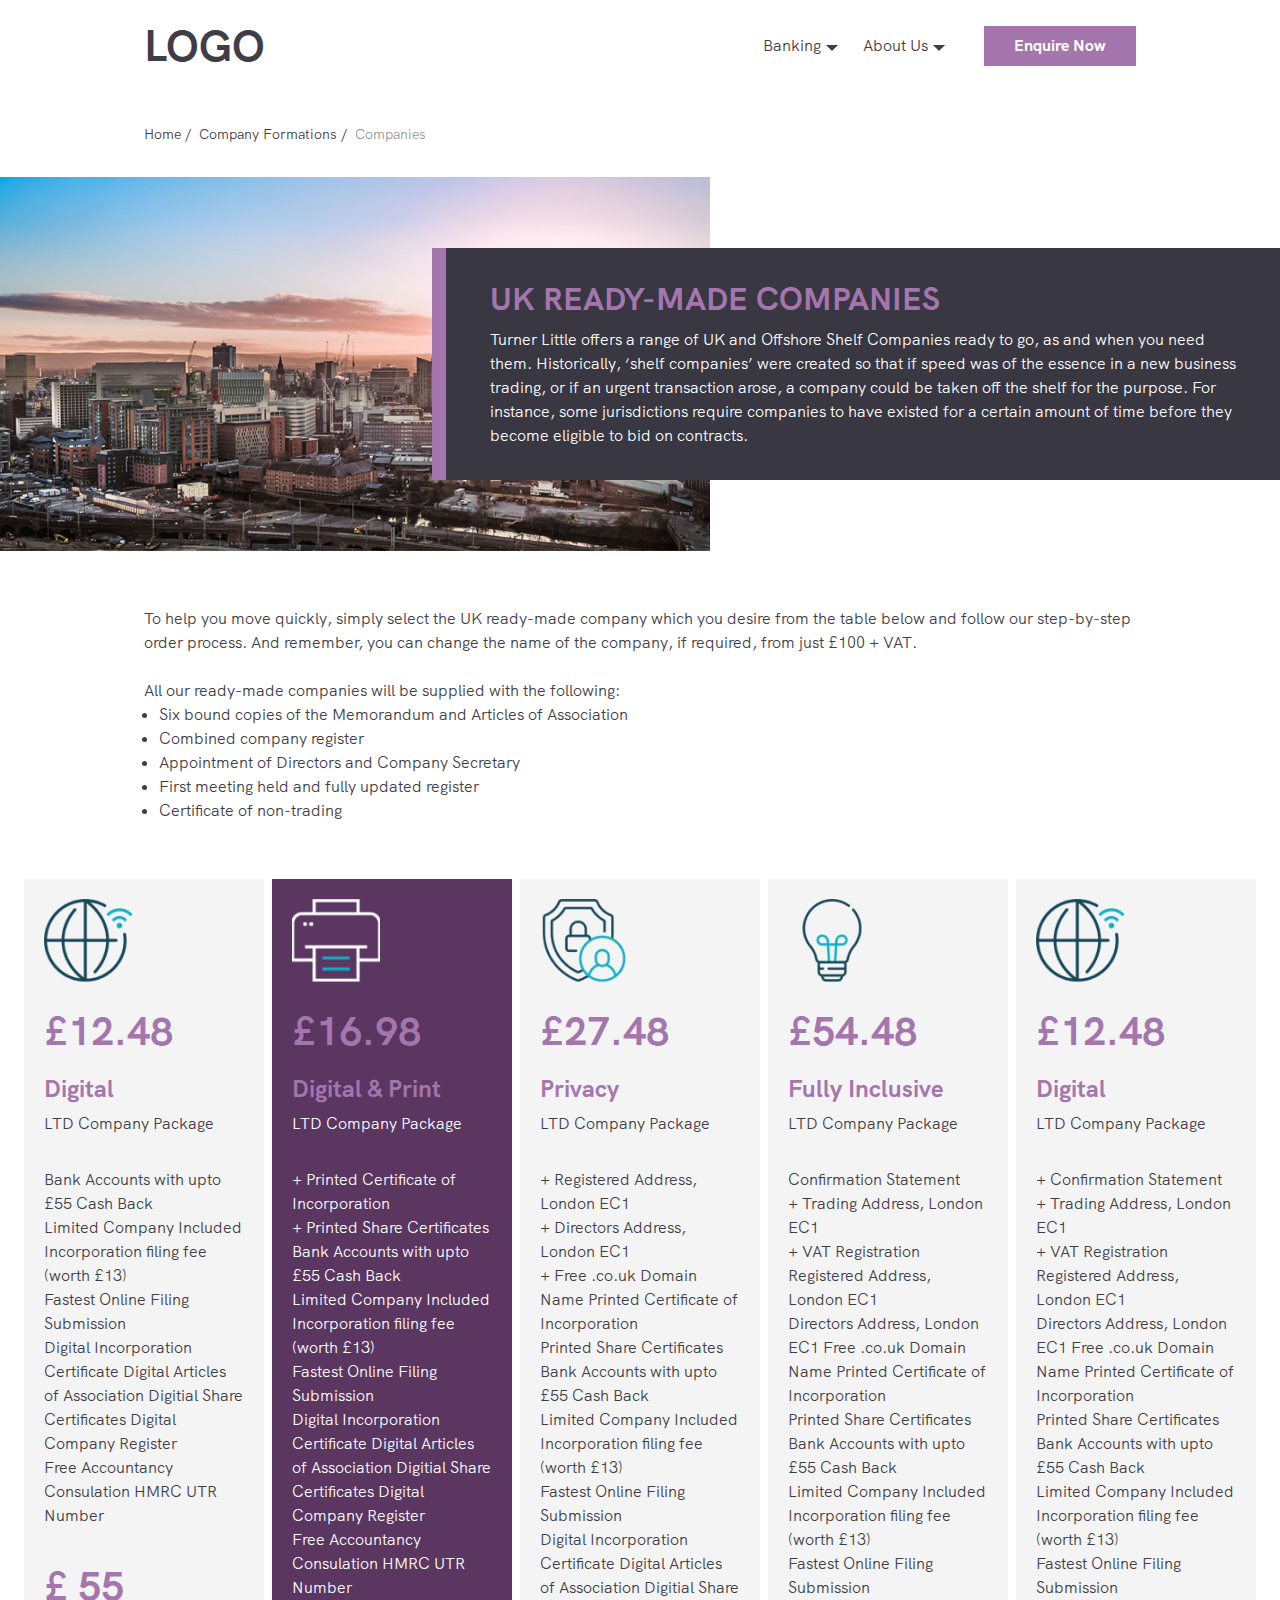
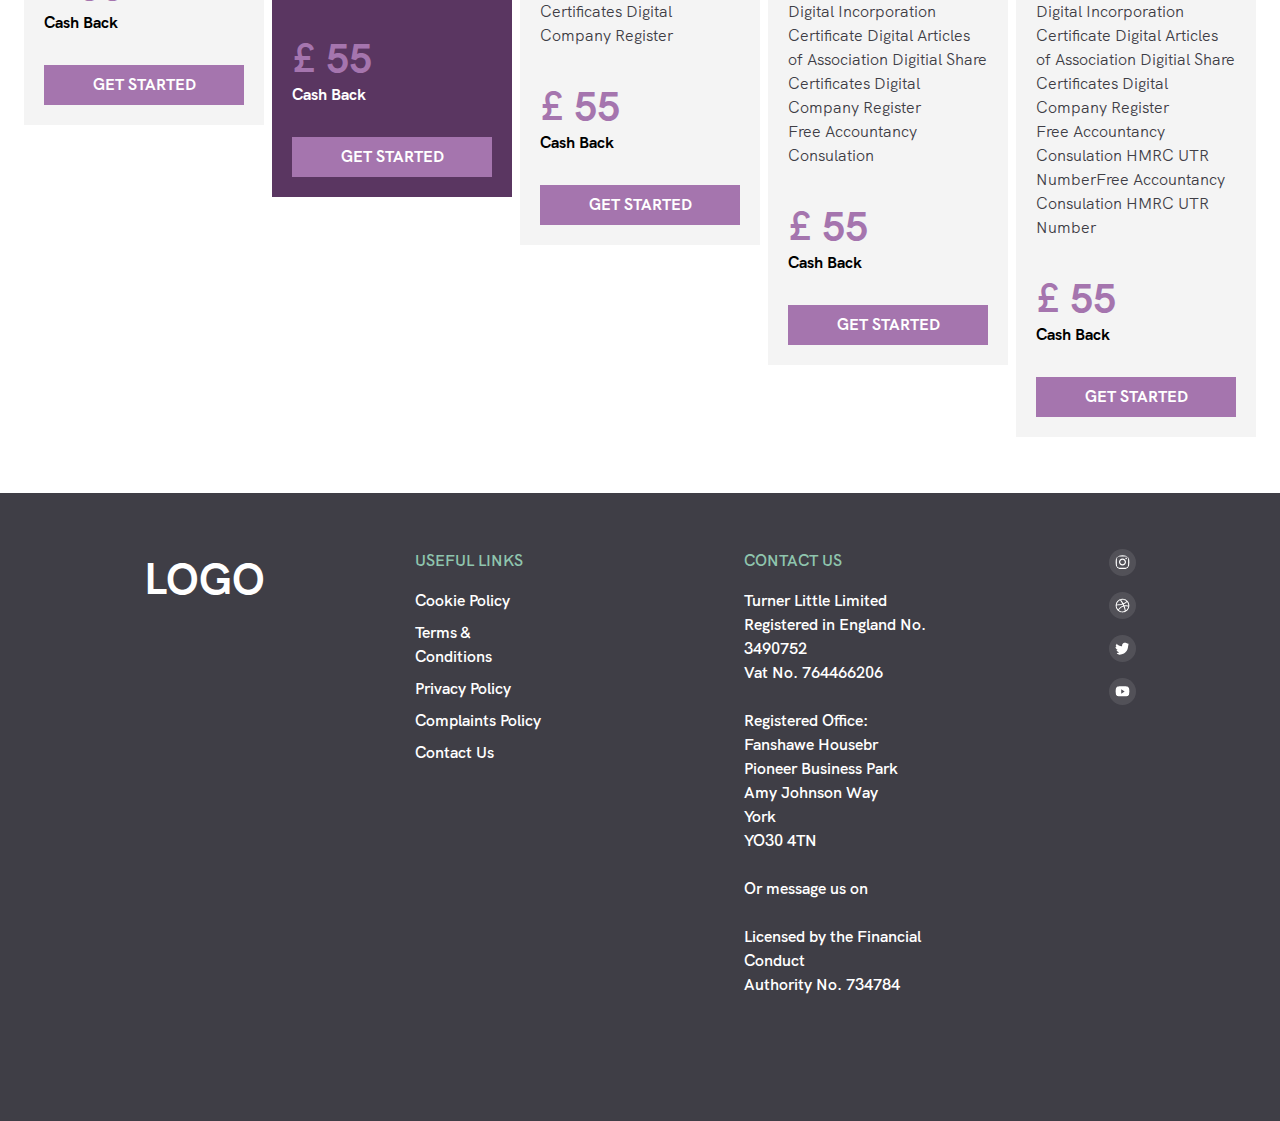
<file: index.html>
<!DOCTYPE html><html lang="en" class="page"><head><meta charset="UTF-8"><meta name="viewport" content="width=device-width, initial-scale=1.0"><title>TEST TASK</title><link rel="stylesheet" href="main.db12cf78.css"></head><body class="page__body"> <header class="header"> <div class="header__content"> <div class="header__logo"> LOGO </div> <div class="header__info"> <div class="header__info--banking"> Banking <svg width="14" height="6" fill="none" xmlns="http://www.w3.org/2000/svg"><path d="M7 6L.938 0h12.124L7 6z" fill="#3F3E46"/></svg> </div> <div class="header__info--about"> About Us <svg width="14" height="6" fill="none" xmlns="http://www.w3.org/2000/svg"><path d="M7 6L.938 0h12.124L7 6z" fill="#3F3E46"/></svg> </div> <button class="header__info--button" type="button"> Enquire Now </button> </div> </div> <div class="header__bottom"> <div class="header__bottom-text">Home /</div> <div class="header__bottom-text">Company Formations /</div> <div class="header__bottom-text">Companies</div> </div> </header> <main> <section class="page__section description"> <img src="png.1e0aa52b.png" alt="city" class="description__img"> <div class="description__textContent"> <div class="description__textContent-title"> UK READY-MADE COMPANIES </div> <div class="description__textContent-text"> Turner Little offers a range of UK and Offshore Shelf Companies ready to go, as and when you need <br> them. Historically, ‘shelf companies’ were created so that if speed was of the essence in a new business <br> trading, or if an urgent transaction arose, a company could be taken off the shelf for the purpose. For <br> instance, some jurisdictions require companies to have existed for a certain amount of time before they <br> become eligible to bid on contracts. </div> </div> </section> <section class="page__section textbox"> To help you move quickly, simply select the UK ready-made company which you desire from the table below and follow our step-by-step order process. And remember, you can change the name of the company, if required, from just £100 + VAT. <br> <br> All our ready-made companies will be supplied with the following: <ul class="textbox__list"> <li class="textbox__list-item"> Six bound copies of the Memorandum and Articles of Association </li> <li class="textbox__list-item"> Combined company register </li> <li class="textbox__list-item"> Appointment of Directors and Company Secretary </li> <li class="textbox__list-item"> First meeting held and fully updated register </li> <li class="textbox__list-item"> Certificate of non-trading </li> </ul> </section> <section class="page__section stats"> <div class="stats__container"> <img class="stats__container-img" src="image-2.03555d67.png" alt="image-2"> <div class="stats__container-price"> £12.48 </div> <div class="stats__container-title"> Digital </div> <div class="stats__container-subtitle"> LTD Company Package </div> <div class="stats__container-text"> Bank Accounts with upto £55 Cash Back <br> Limited Company Included Incorporation filing fee (worth £13) <br> Fastest Online Filing Submission <br> Digital Incorporation Certificate Digital Articles of Association Digitial Share Certificates Digital Company Register <br> Free Accountancy Consulation HMRC UTR Number </div> <div class="stats__container-second"> £ 55 <div class="stats__container-second-text"> Cash Back </div> </div> <button class="stats__container-button"> Get started </button> </div> <div class="stats__container stats__second"> <img class="stats__container-img" src="image-3.a4f431c0.png" alt="image-3"> <div class="stats__container-price"> £16.98 </div> <div class="stats__container-title"> Digital & Print </div> <div class="stats__second-subtitle"> LTD Company Package </div> <div class="stats__second-text"> + Printed Certificate of Incorporation <br> + Printed Share Certificates Bank Accounts with upto £55 Cash Back <br> Limited Company Included Incorporation filing fee (worth £13) <br> Fastest Online Filing Submission <br> Digital Incorporation Certificate Digital Articles of Association Digitial Share Certificates Digital Company Register <br> Free Accountancy Consulation HMRC UTR Number </div> <div class="stats__container-price"> £ 55 <div class="stats__second-another-text"> Cash Back </div> </div> <button class="stats__container-button"> Get started </button> </div> <div class="stats__container"> <img class="stats__container-img" src="image-4.11d9c81f.png" alt="image-4"> <div class="stats__container-price"> £27.48 </div> <div class="stats__container-title"> Privacy </div> <div class="stats__container-subtitle"> LTD Company Package </div> <div class="stats__container-text"> + Registered Address, London EC1 <br> + Directors Address, London EC1 <br> + Free .co.uk Domain Name Printed Certificate of Incorporation <br> Printed Share Certificates <br> Bank Accounts with upto £55 Cash Back <br> Limited Company Included Incorporation filing fee (worth £13) <br> Fastest Online Filing Submission <br> Digital Incorporation Certificate Digital Articles of Association Digitial Share Certificates Digital Company Register </div> <div class="stats__container-price"> £ 55 <div class="stats__container-second-text"> Cash Back </div> </div> <button class="stats__container-button"> Get started </button> </div> <div class="stats__container"> <img class="stats__container-img" src="image-5.c8de4603.png" alt="image-5"> <div class="stats__container-price"> £54.48 </div> <div class="stats__container-title"> Fully Inclusive </div> <div class="stats__container-subtitle"> LTD Company Package </div> <div class="stats__container-text"> Confirmation Statement <br> + Trading Address, London EC1 <br> + VAT Registration <br> Registered Address, London EC1 <br> Directors Address, London EC1 Free .co.uk Domain Name Printed Certificate of Incorporation <br> Printed Share Certificates <br> Bank Accounts with upto £55 Cash Back <br> Limited Company Included Incorporation filing fee (worth £13) <br> Fastest Online Filing Submission <br> Digital Incorporation Certificate Digital Articles of Association Digitial Share Certificates Digital Company Register <br> Free Accountancy Consulation </div> <div class="stats__container-price"> £ 55 <div class="stats__container-second-text"> Cash Back </div> </div> <button class="stats__container-button"> Get started </button> </div> <div class="stats__container"> <img class="stats__container-img" src="image-2.03555d67.png" alt="image-2"> <div class="stats__container-price"> £12.48 </div> <div class="stats__container-title"> Digital </div> <div class="stats__container-subtitle"> LTD Company Package </div> <div class="stats__container-text"> + Confirmation Statement <br> + Trading Address, London EC1 <br> + VAT Registration <br> Registered Address, London EC1 <br> Directors Address, London EC1 Free .co.uk Domain Name Printed Certificate of Incorporation <br> Printed Share Certificates <br> Bank Accounts with upto £55 Cash Back <br> Limited Company Included Incorporation filing fee (worth £13) <br> Fastest Online Filing Submission <br> Digital Incorporation Certificate Digital Articles of Association Digitial Share Certificates Digital Company Register <br> Free Accountancy Consulation HMRC UTR NumberFree Accountancy Consulation HMRC UTR Number </div> <div class="stats__container-price"> £ 55 <div class="stats__container-second-text"> Cash Back </div> </div> <button class="stats__container-button"> Get started </button> </div> </section> </main> <footer class="page__footer footer"> <div class="footer__logo"> LOGO </div> <div class="footer__content"> <div class="footer__content--left"> <div class="footer__content--left-title"> USEFUL LINKS </div> <div class="footer__content--left-item">Cookie Policy</div> <div class="footer__content--left-item">Terms & Conditions</div> <div class="footer__content--left-item">Privacy Policy</div> <div class="footer__content--left-item">Complaints Policy</div> <div class="footer__content--left-item">Contact Us</div> </div> <div class="footer__content--right"> <div class="footer__content--right-title"> CONTACT US </div> <div class="footer__content--right-item"> Turner Little Limited <br> Registered in England No. 3490752 <br> Vat No. 764466206 <br> <br> Registered Office: <br> Fanshawe Housebr <br> Pioneer Business Park <br> Amy Johnson Way <br> York <br> YO30 4TN <br> <br> Or message us on <br> <br> Licensed by the Financial Conduct <br> Authority No. 734784 </div> </div> </div> <div class="footer__icons"> <img class="footer__icons-inst" src="inst.7a118c93.svg" alt="inst"> <img class="footer__icons-ball" src="Ball.624488af.svg" alt="ball"> <img class="footer__icons-twit" src="twit.15659748.svg" alt="twit"> <img class="footer__icons-youtube" src="youtube.8a4cfbc8.svg" alt="youtube"> </div> </footer> </body></html>
</file>
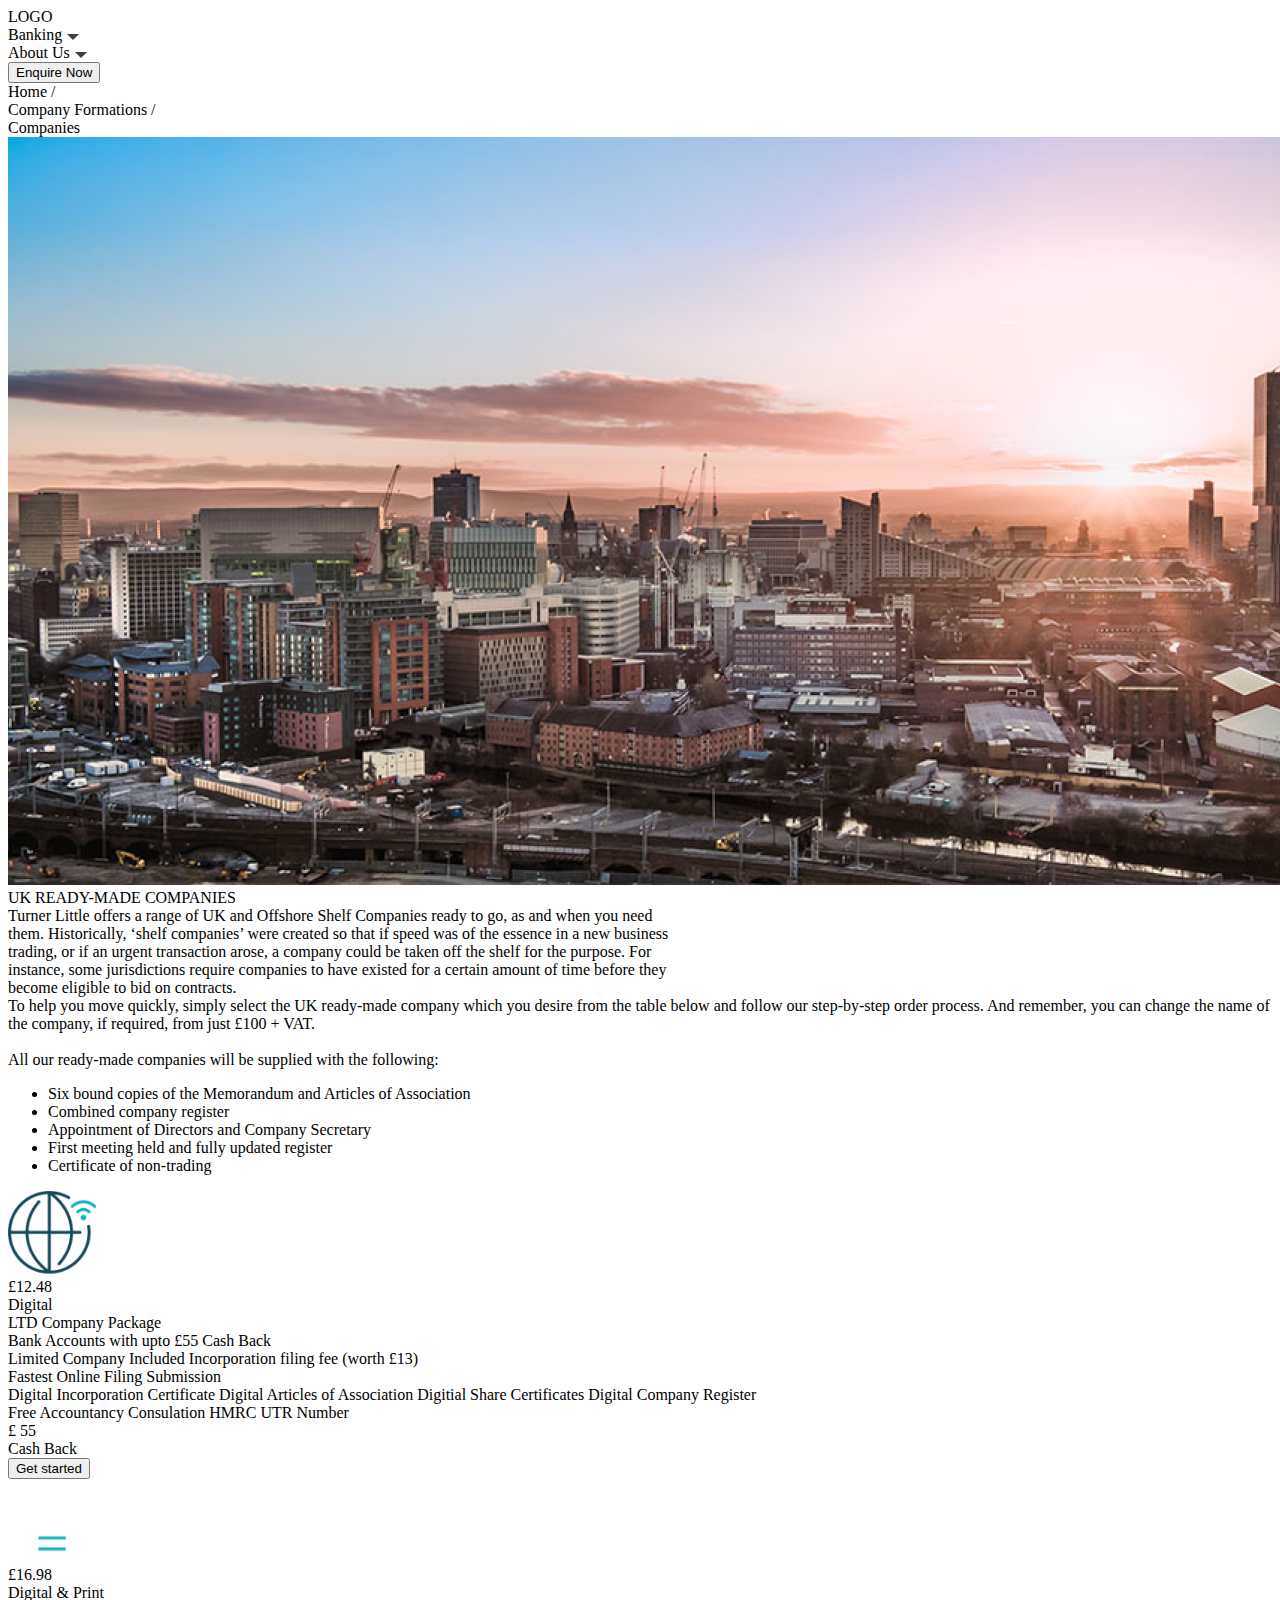
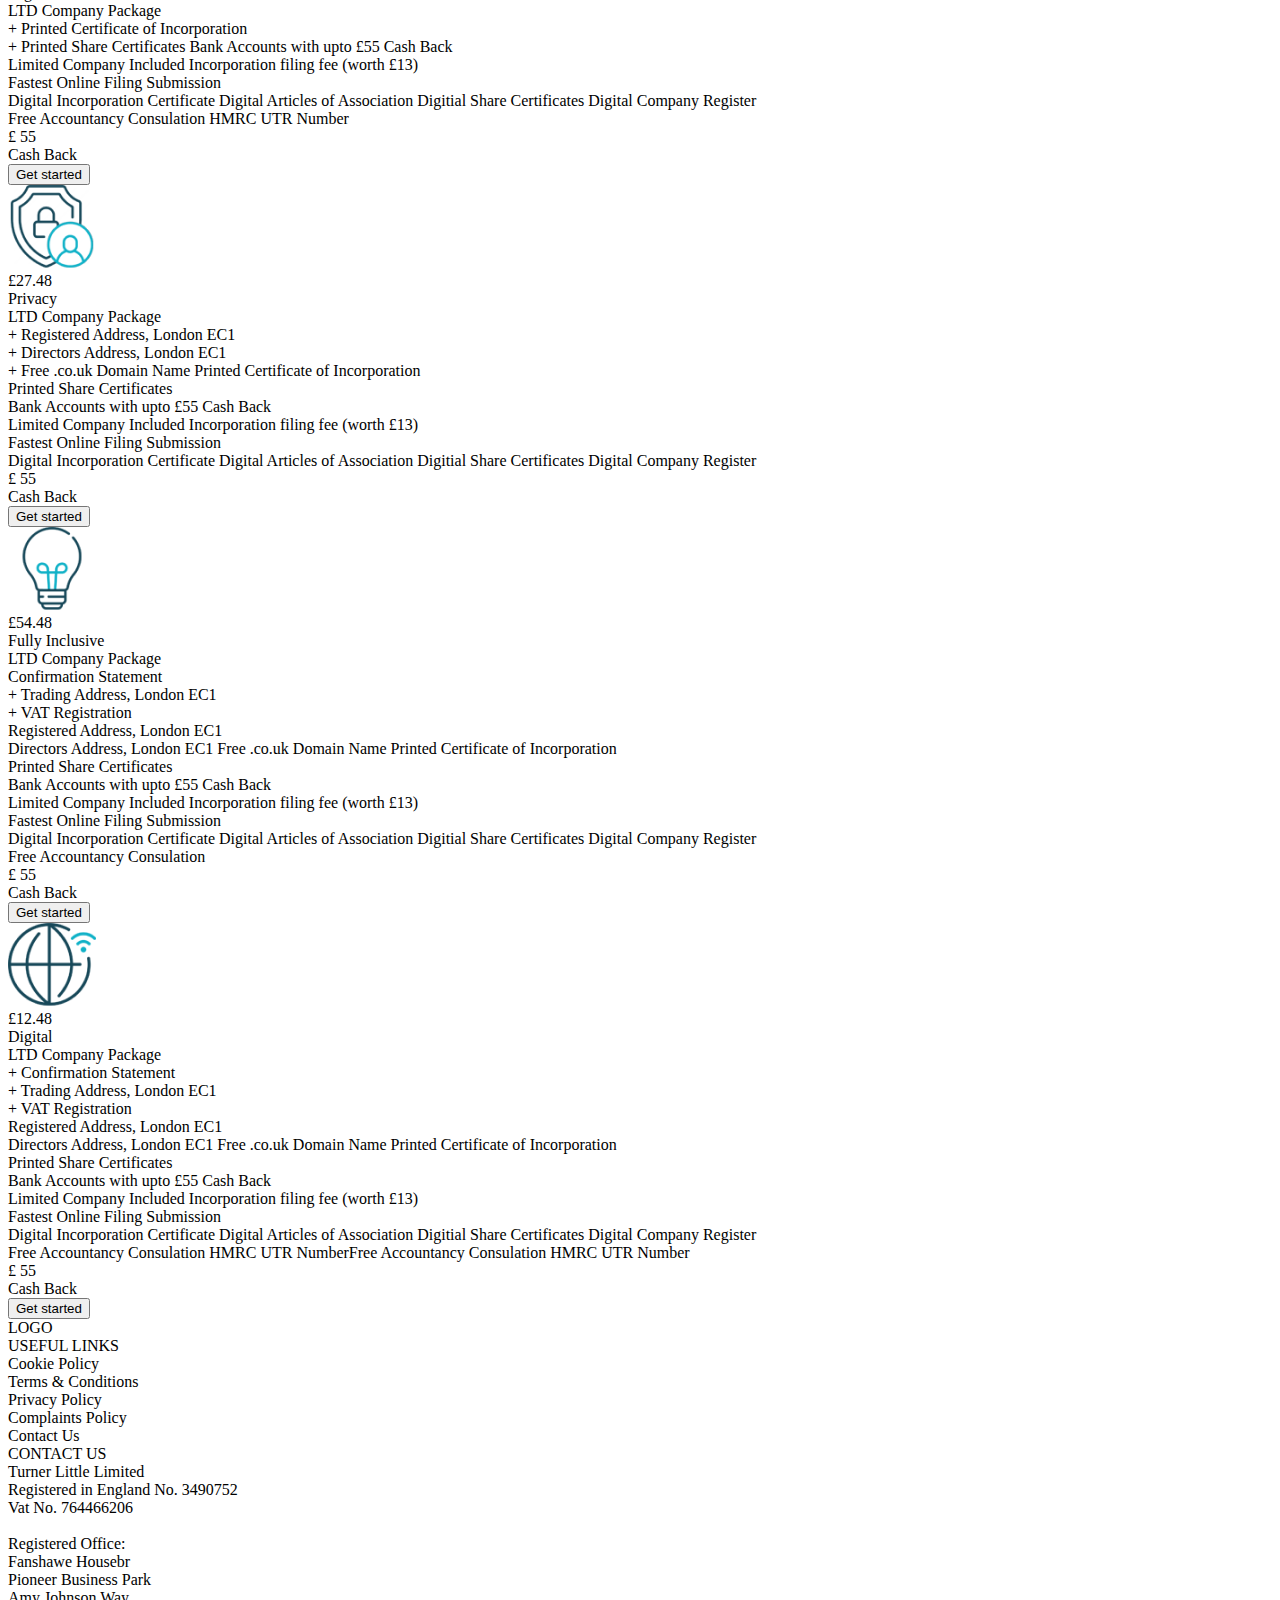
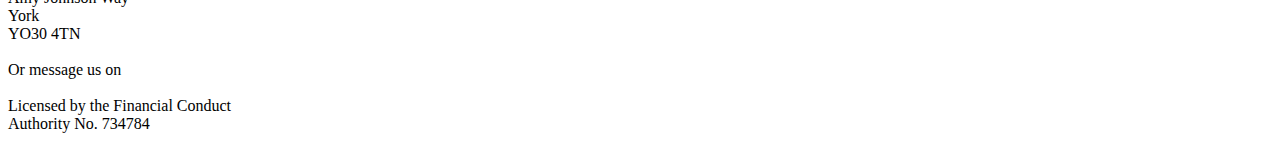
<file: src/index.html>
<!DOCTYPE html>
<html lang="en" class="page">
  <head>
    <meta charset="UTF-8">
    <meta name="viewport" content="width=device-width, initial-scale=1.0">
    <title>TEST TASK</title>
    <link rel="stylesheet" href="./styles/main.scss">
  </head>
  <body class="page__body">
    <header class="header">
      <div class="header__content">
        <div class="header__logo">
          LOGO
        </div>
        <div class="header__info">
          <div class="header__info--banking">
            Banking
            <svg
              width="14"
              height="6"
              viewBox="0 0 14 6"
              fill="none"
              xmlns="http://www.w3.org/2000/svg"
            >
              <path d="M7 6L0.937822 0L13.0622 0L7 6Z" fill="#3F3E46"></path>
            </svg>
          </div>
          <div class="header__info--about">
            About Us
            <svg
              width="14"
              height="6"
              viewBox="0 0 14 6"
              fill="none" xmlns="http://www.w3.org/2000/svg"
            >
              <path d="M7 6L0.937822 0L13.0622 0L7 6Z" fill="#3F3E46"></path>
            </svg>
          </div>
          <button
            class="header__info--button"
            type="button"
          >
            Enquire Now
          </button>
        </div>
      </div>
      <div class="header__bottom">
        <div class="header__bottom-text">Home /</div>
        <div class="header__bottom-text">Company Formations /</div>
        <div class="header__bottom-text">Companies</div>
      </div>
    </header>
    <main>
      <section class="page__section description">
        <img 
          src="./imgs/png.png" 
          alt="city" 
          class="description__img"
        >

        <div class="description__textContent">
          <div class="description__textContent-title">
            UK READY-MADE COMPANIES
          </div>
          <div class="description__textContent-text">
            Turner Little offers a range of UK and Offshore Shelf Companies ready to go, as and when you need 
            <br>
            them. Historically, ‘shelf companies’ were created so that if speed was of the essence in a new business
            <br>
            trading, or if an urgent transaction arose, a company could be taken off the shelf for the purpose. For 
            <br>
            instance, some jurisdictions require companies to have existed for a certain amount of time before they 
            <br>
            become eligible to bid on contracts.
          </div>
        </div>
      </section>
      <section class="page__section textbox">
        To help you move quickly, simply select the UK ready-made company which you desire from the table below and follow our step-by-step order process. And remember, you can change the name of the company, if required, from just £100 + VAT.
        <br>
        <br>
        All our ready-made companies will be supplied with the following:
        <ul class="textbox__list">
          <li class="textbox__list-item">
            Six bound copies of the Memorandum and Articles of Association
          </li>
          <li class="textbox__list-item">
            Combined company register
          </li>
          <li class="textbox__list-item">
            Appointment of Directors and Company Secretary
          </li>
          <li class="textbox__list-item">
            First meeting held and fully updated register
          </li>
          <li class="textbox__list-item">
            Certificate of non-trading
          </li>
        </ul>
      </section>
      <section class="page__section stats">
        <div class="stats__container">
          <img
            class="stats__container-img"
            src="./imgs/image-2.png" 
            alt="image-2"
          >
          <div class="stats__container-price">
            £12.48
          </div>
          <div class="stats__container-title">
            Digital
          </div>
          <div class="stats__container-subtitle">
            LTD Company Package
          </div>
          <div class="stats__container-text">
            Bank Accounts with upto £55 Cash Back <br> Limited Company Included Incorporation filing fee (worth £13) <br> Fastest Online Filing Submission <br> Digital Incorporation Certificate Digital Articles of Association Digitial Share Certificates Digital Company Register <br> Free Accountancy Consulation HMRC UTR Number
          </div>
          <div class="stats__container-second">
            £ 55
            <div class="stats__container-second-text">
              Cash Back
            </div>
          </div>
          <button class="stats__container-button">
            Get started
          </button>
        </div>
        <div class="stats__container stats__second">
          <img
            class="stats__container-img"
            src="./imgs/image-3.png" 
            alt="image-3"
          >
          <div class="stats__container-price">
            £16.98
          </div>
          <div class="stats__container-title">
            Digital & Print
          </div>
          <div class="stats__second-subtitle">
            LTD Company Package
          </div>
          <div class="stats__second-text">
            + Printed Certificate of Incorporation <br> + Printed Share Certificates Bank Accounts with upto £55 Cash Back <br> Limited Company Included Incorporation filing fee (worth £13) <br> Fastest Online Filing Submission <br> Digital Incorporation Certificate Digital Articles of Association Digitial Share Certificates Digital Company Register <br> Free Accountancy Consulation HMRC UTR Number
          </div>
          <div class="stats__container-price">
            £ 55
            <div class="stats__second-another-text">
              Cash Back
            </div>
          </div>
          <button class="stats__container-button">
            Get started
          </button>
        </div>
        <div class="stats__container">
          <img
            class="stats__container-img"
            src="./imgs/image-4.png" 
            alt="image-4"
          >
          <div class="stats__container-price">
            £27.48
          </div>
          <div class="stats__container-title">
            Privacy
          </div>
          <div class="stats__container-subtitle">
            LTD Company Package
          </div>
          <div class="stats__container-text">
            + Registered Address, London EC1 <br> + Directors Address, London EC1 <br> + Free .co.uk Domain Name Printed Certificate of Incorporation <br> Printed Share Certificates <br> Bank Accounts with upto £55 Cash Back <br> Limited Company Included Incorporation filing fee (worth £13) <br> Fastest Online Filing Submission <br> Digital Incorporation Certificate Digital Articles of Association Digitial Share Certificates Digital Company Register
          </div>
          <div class="stats__container-price">
            £ 55
            <div class="stats__container-second-text">
              Cash Back
            </div>
          </div>
          <button class="stats__container-button">
            Get started
          </button>
        </div>
        <div class="stats__container">
          <img
            class="stats__container-img"
            src="./imgs/image-5.png" 
            alt="image-5"
          >
          <div class="stats__container-price">
            £54.48
          </div>
          <div class="stats__container-title">
            Fully Inclusive
          </div>
          <div class="stats__container-subtitle">
            LTD Company Package
          </div>
          <div class="stats__container-text">
            Confirmation Statement <br> + Trading Address, London EC1 <br> + VAT Registration <br> Registered Address, London EC1 <br> Directors Address, London EC1 Free .co.uk Domain Name Printed Certificate of Incorporation <br> Printed Share Certificates <br> Bank Accounts with upto £55 Cash Back <br> Limited Company Included Incorporation filing fee (worth £13) <br> Fastest Online Filing Submission <br> Digital Incorporation Certificate Digital Articles of Association Digitial Share Certificates Digital Company Register <br> Free Accountancy Consulation
          </div>
          <div class="stats__container-price">
            £ 55
            <div class="stats__container-second-text">
              Cash Back
            </div>
          </div>
          <button class="stats__container-button">
            Get started
          </button>
        </div>
        <div class="stats__container">
          <img
            class="stats__container-img"
            src="./imgs/image-2.png" 
            alt="image-2"
          >
          <div class="stats__container-price">
            £12.48
          </div>
          <div class="stats__container-title">
            Digital
          </div>
          <div class="stats__container-subtitle">
            LTD Company Package
          </div>
          <div class="stats__container-text">
            + Confirmation Statement <br> + Trading Address, London EC1 <br> + VAT Registration <br> Registered Address, London EC1 <br> Directors Address, London EC1 Free .co.uk Domain Name Printed Certificate of Incorporation <br> Printed Share Certificates <br> Bank Accounts with upto £55 Cash Back <br> Limited Company Included Incorporation filing fee (worth £13) <br> Fastest Online Filing Submission <br> Digital Incorporation Certificate Digital Articles of Association Digitial Share Certificates Digital Company Register <br> Free Accountancy Consulation HMRC UTR NumberFree Accountancy Consulation HMRC UTR Number
          </div>
          <div class="stats__container-price">
            £ 55
            <div class="stats__container-second-text">
              Cash Back
            </div>
          </div>
          <button class="stats__container-button">
            Get started
          </button>
        </div>
      </section>
    </main>
    <footer class="page__footer footer">
      <div class="footer__logo">
        LOGO
      </div>
      <div class="footer__content">
        <div class="footer__content--left">
          <div class="footer__content--left-title">
            USEFUL LINKS
          </div>
          <div class="footer__content--left-item">Cookie Policy</div>
          <div class="footer__content--left-item">Terms & Conditions</div>
          <div class="footer__content--left-item">Privacy Policy</div>
          <div class="footer__content--left-item">Complaints Policy</div>
          <div class="footer__content--left-item">Contact Us</div>
        </div>
        <div class="footer__content--right">
          <div class="footer__content--right-title">
            CONTACT US
          </div>
          <div class="footer__content--right-item">
            Turner Little Limited <br>
            Registered in England No. 3490752 <br>
            Vat No. 764466206 <br>
            <br>
            Registered Office: <br>
            Fanshawe Housebr <br>
            Pioneer Business Park <br>
            Amy Johnson Way <br>
            York <br>
            YO30 4TN <br>
            <br>
            Or message us on <br>
            <br>
            Licensed by the Financial Conduct <br> Authority No. 734784
          </div>
        </div>
      </div>
      <div class="footer__icons">
        <img
          class="footer__icons-inst"
          src="../src/imgs/inst.svg" 
          alt="inst"
        >

        <img
          class="footer__icons-ball"
          src="../src/imgs/Ball.svg" 
          alt="ball"
        >

        <img
          class="footer__icons-twit"
          src="../src/imgs/twit.svg" 
          alt="twit"
        >

        <img
          class="footer__icons-youtube"
          src="../src/imgs/youtube.svg" 
          alt="youtube"
        >
      </div>
    </footer>
  </body>
</html>
</file>
<file: main.db12cf78.css>
@font-face{font-family:HKGrotesk;src:url(HKGrotesk-Regular.f374def5.otf) format("woff");font-weight:400;font-style:normal}@font-face{font-family:HKGrotesk;src:url(HKGrotesk-Bold.23543f7c.otf) format("woff");font-weight:700;font-style:normal}@font-face{font-family:HKGrotesk;src:url(HKGrotesk-SemiBold.e71b1102.otf) format("woff");font-weight:600;font-style:normal}.page{font-family:HKGrotesk,sans-serif;font-weight:400;font-size:16;line-height:24px;scroll-behavior:smooth;color:#3f3e46;box-sizing:border-box}.page__body{margin:0}.page__section{margin-bottom:56px}.header{margin:auto}.header__content{display:flex;justify-content:space-between;align-items:center;padding:16px 144px 0;box-sizing:border-box}.header__logo{font-family:HKGrotesk;display:block;color:#3f3e46;font-weight:700;font-size:44px;line-height:60px}.header__info{font-family:HKGrotesk;display:flex;flex-direction:row;align-items:center;justify-content:space-between;gap:24px}.header__info--button{margin-left:14px;font-family:HKGrotesk;color:#fff;font-weight:700;font-size:16px;line-height:24px;background-color:#a575ae;width:152px;height:40px;cursor:pointer;border:none;transition:all .5s linear}.header__info--button:hover{background-color:#ab52bb}.header__bottom{display:flex;gap:8px;font-family:HKGrotesk;font-size:14px;font-weight:400;line-height:21px;letter-spacing:0;color:#3f3e46;padding:48px 144px 32px}.header__bottom-text:last-child{opacity:.55}.description{display:flex;align-items:center}.description__img{width:710px;height:374px}.description__textContent{position:absolute;background-color:#383742;padding:32px 44px;right:0;border-left:14px solid #a575ae;z-index:1}.description__textContent-title{font-family:HKGrotesk;font-weight:700;font-size:32px;line-height:38px;color:#a575ae;padding-bottom:10px}.description__textContent-text{font-family:HKGrotesk;color:#fff;font-weight:400;font-size:16px;line-height:24px;transition:color .5s linear}.description__textContent-text:hover{color:#d3b0d1}.textbox{margin-right:144px;margin-left:144px}.textbox__list{padding:0 15px;margin:0}.stats{padding:0 24px;display:flex;flex-direction:row;align-items:flex-start;gap:8px}.stats__container{box-sizing:border-box;background-color:#f4f4f4;min-width:240px;max-width:272px;padding:20px}.stats__container-img{width:88px;height:82.61px;margin-bottom:16px}.stats__container-price{font-size:40px;line-height:52px;margin-bottom:16px}.stats__container-price,.stats__container-title{font-family:HKGrotesk;font-style:normal;font-weight:700;color:#a575ae}.stats__container-title{font-size:24px;line-height:31px;margin-bottom:8px}.stats__container-subtitle{color:#3f3e46}.stats__container-subtitle,.stats__container-text{font-family:HKGrotesk;font-weight:400;font-size:16px;line-height:24px;margin-bottom:32px}.stats__container-second{font-family:HKGrotesk;font-style:normal;font-weight:700;font-size:40px;line-height:52px;color:#a575ae}.stats__container-second-text{font-family:HKGrotesk;font-weight:700;font-size:16px;line-height:21px;color:#000;margin-bottom:32px}.stats__container-button{min-width:200px;max-width:232px;height:40px;background-color:#a575ae;border:none;font-family:HKGrotesk;font-weight:700;font-size:16px;line-height:24px;color:#fff;text-transform:uppercase;transition:all .5s linear}.stats__container-button:hover{background-color:#ab52bb}.stats__second{box-sizing:border-box;background-color:#5a3661;min-width:240px;max-width:272px;padding:20px}.stats__second-subtitle,.stats__second-text{font-family:HKGrotesk;font-weight:400;font-size:16px;line-height:24px;margin-bottom:32px;color:#fff}.stats__second-another{font-family:HKGrotesk;font-style:normal;font-weight:700;font-size:40px;line-height:52px;color:#a575ae}.stats__second-another-text{font-family:HKGrotesk;font-weight:700;font-size:16px;line-height:21px;color:#fff;margin-bottom:32px}.footer{height:516px;padding:56px 144px;background-color:#3f3e46;display:flex}.footer__logo{font-family:HKGrotesk;display:block;color:#fff;font-weight:700;font-size:44px;line-height:60px}.footer__content{display:flex;flex-direction:row;gap:200px;margin-left:150px;margin-right:130px}.footer__content--left-title{color:#8fc5ae;margin-bottom:16px}.footer__content--left-item,.footer__content--left-title{font-family:HKGrotesk;font-style:normal;font-weight:600;font-size:16px;line-height:24px}.footer__content--left-item{cursor:pointer;color:#fff;margin-bottom:8px}.footer__content--right-title{color:#8fc5ae;margin-bottom:16px}.footer__content--right-item,.footer__content--right-title{font-family:HKGrotesk;font-style:normal;font-weight:600;font-size:16px;line-height:24px}.footer__content--right-item{cursor:pointer;color:#fff}.footer__icons{display:flex;flex-direction:column;justify-content:flex-start;cursor:pointer}.footer__icons-ball,.footer__icons-inst,.footer__icons-twit{margin-bottom:16px}.footer__icons-ball,.footer__icons-inst,.footer__icons-twit,.footer__icons-youtube{padding:6px;height:15px;width:15px;border-radius:50%;background-color:hsla(0,0%,100%,.1)}
/*# sourceMappingURL=main.db12cf78.css.map */
</file>
